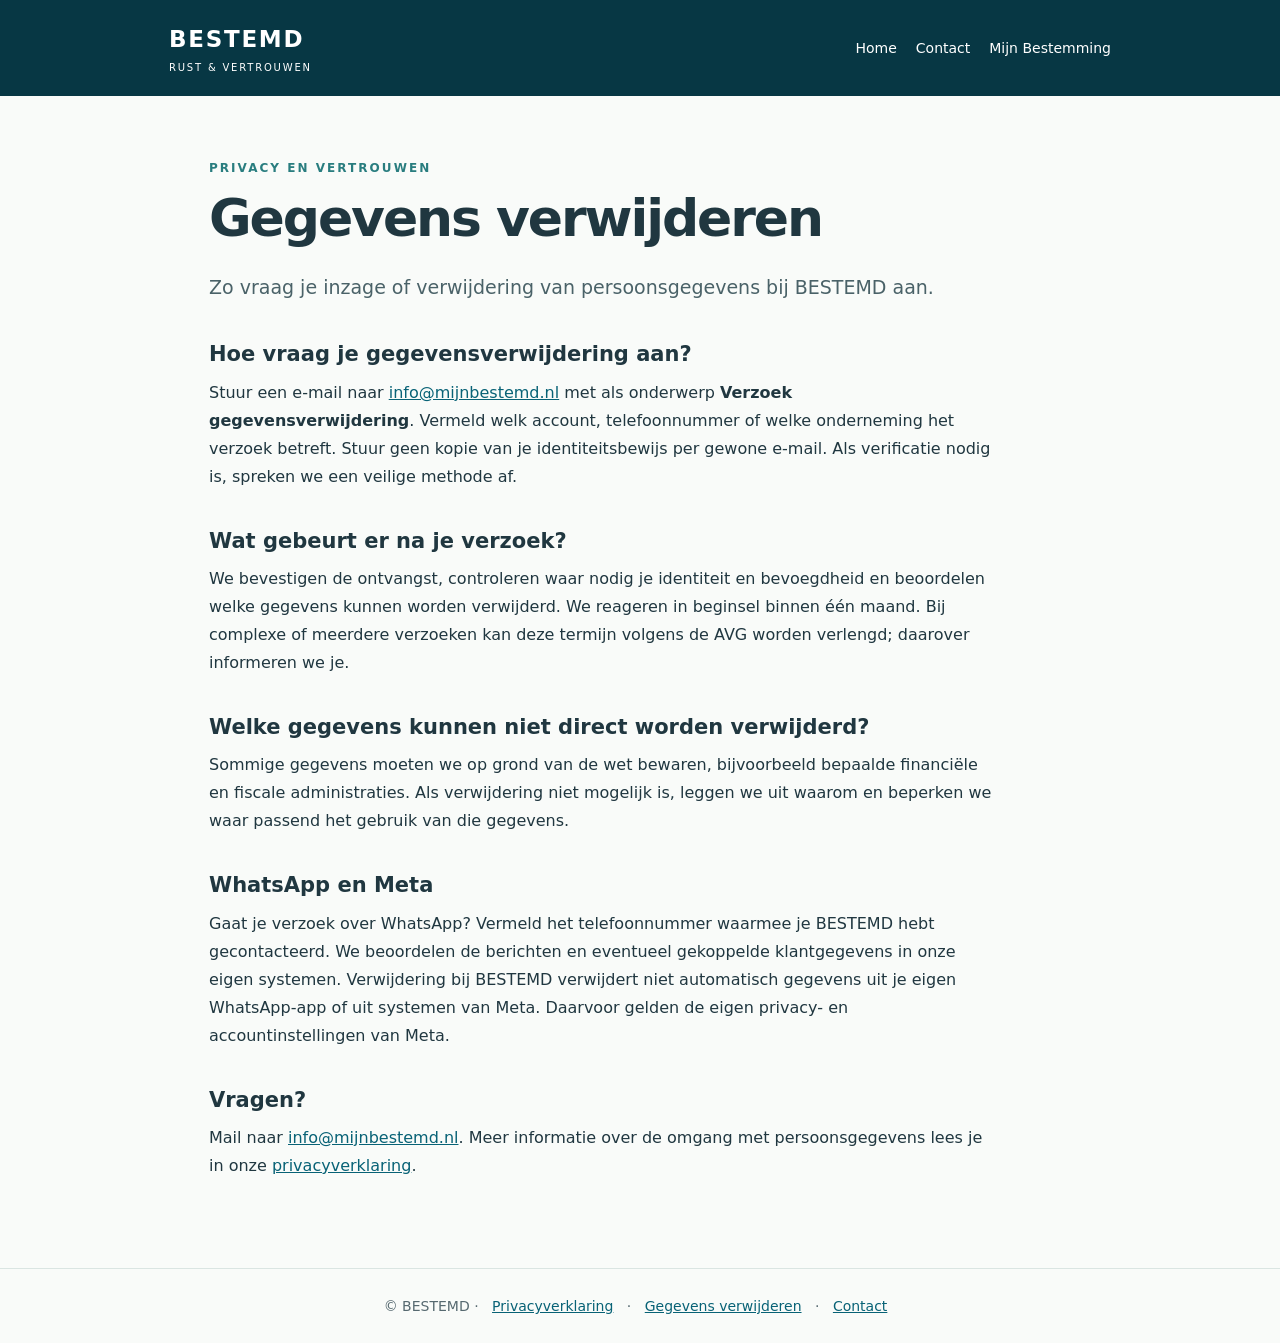
<file: gegevens-verwijderen/index.html>
<!doctype html>
<html lang="nl">
<head>
<meta charset="utf-8">
<meta name="viewport" content="width=device-width, initial-scale=1">
<meta name="theme-color" content="#073744">
<meta name="description" content="Zo vraag je BESTEMD om inzage of verwijdering van persoonsgegevens.">
<title>Gegevens verwijderen | BESTEMD</title>
<link rel="canonical" href="https://mijnbestemd.nl/gegevens-verwijderen/">
<link rel="icon" href="/assets/bestemd-icon.png" type="image/png">
<style>:root{color-scheme:light;--navy:#073744;--text:#203740;--muted:#566970;--mint:#edf5f1}*{box-sizing:border-box}html{scroll-behavior:smooth}body{margin:0;color:var(--text);background:#f9fbf9;font:16px/1.75 system-ui,-apple-system,"Segoe UI",sans-serif}a{color:#086276}header{background:var(--navy);color:#fff}header .wrap{max-width:990px;margin:auto;padding:19px 24px;display:flex;justify-content:space-between;gap:20px;align-items:center;flex-wrap:wrap}header a{color:#fff;text-decoration:none}header .brand{font-size:23px;font-weight:800;letter-spacing:.075em}header .sub{display:block;font-size:10px;letter-spacing:.18em;font-weight:500}header nav{display:flex;gap:19px;flex-wrap:wrap;font-size:14px}main{max-width:910px;margin:auto;padding:62px 24px 72px}.eyebrow{text-transform:uppercase;font-size:12px;font-weight:800;letter-spacing:.17em;color:#297d7f}h1{font-size:clamp(34px,5.5vw,52px);line-height:1.14;letter-spacing:-.04em;margin:10px 0 23px}h2{font-size:21px;line-height:1.35;margin:36px 0 8px}p{max-width:77ch;margin:10px 0 16px}.lead{font-size:19px;color:#4a6268;margin-bottom:36px}.note{background:var(--mint);border-left:3px solid #36948b;padding:18px 22px;margin:27px 0}footer{border-top:1px solid #dae5e2;text-align:center;padding:25px;color:var(--muted);font-size:14px}footer a{margin:0 9px}@media(max-width:600px){main{padding-top:40px}header .wrap{align-items:flex-start}}</style>
</head>
<body>
<header><div class="wrap"><a href="/" class="brand" aria-label="BESTEMD, naar homepage">BESTEMD<span class="sub">RUST &amp; VERTROUWEN</span></a><nav aria-label="Navigatie"><a href="/">Home</a><a href="/contact.html">Contact</a><a href="https://app.mijnbestemd.nl/">Mijn Bestemming</a></nav></div></header>
<main><div class="eyebrow">Privacy en vertrouwen</div><h1>Gegevens verwijderen</h1>
<p class="lead">Zo vraag je inzage of verwijdering van persoonsgegevens bij BESTEMD aan.</p>
<h2>Hoe vraag je gegevensverwijdering aan?</h2>
<p>Stuur een e-mail naar <a href="mailto:info@mijnbestemd.nl?subject=Verzoek%20gegevensverwijdering">info@mijnbestemd.nl</a> met als onderwerp <strong>Verzoek gegevensverwijdering</strong>. Vermeld welk account, telefoonnummer of welke onderneming het verzoek betreft. Stuur geen kopie van je identiteitsbewijs per gewone e-mail. Als verificatie nodig is, spreken we een veilige methode af.</p>
<h2>Wat gebeurt er na je verzoek?</h2>
<p>We bevestigen de ontvangst, controleren waar nodig je identiteit en bevoegdheid en beoordelen welke gegevens kunnen worden verwijderd. We reageren in beginsel binnen één maand. Bij complexe of meerdere verzoeken kan deze termijn volgens de AVG worden verlengd; daarover informeren we je.</p>
<h2>Welke gegevens kunnen niet direct worden verwijderd?</h2>
<p>Sommige gegevens moeten we op grond van de wet bewaren, bijvoorbeeld bepaalde financiële en fiscale administraties. Als verwijdering niet mogelijk is, leggen we uit waarom en beperken we waar passend het gebruik van die gegevens.</p>
<h2>WhatsApp en Meta</h2>
<p>Gaat je verzoek over WhatsApp? Vermeld het telefoonnummer waarmee je BESTEMD hebt gecontacteerd. We beoordelen de berichten en eventueel gekoppelde klantgegevens in onze eigen systemen. Verwijdering bij BESTEMD verwijdert niet automatisch gegevens uit je eigen WhatsApp-app of uit systemen van Meta. Daarvoor gelden de eigen privacy- en accountinstellingen van Meta.</p>
<h2>Vragen?</h2>
<p>Mail naar <a href="mailto:info@mijnbestemd.nl">info@mijnbestemd.nl</a>. Meer informatie over de omgang met persoonsgegevens lees je in onze <a href="/privacy/">privacyverklaring</a>.</p></main>
<footer>© BESTEMD · <a href="/privacy/">Privacyverklaring</a> · <a href="/gegevens-verwijderen/">Gegevens verwijderen</a> · <a href="/contact.html">Contact</a></footer>
</body></html>
</file>
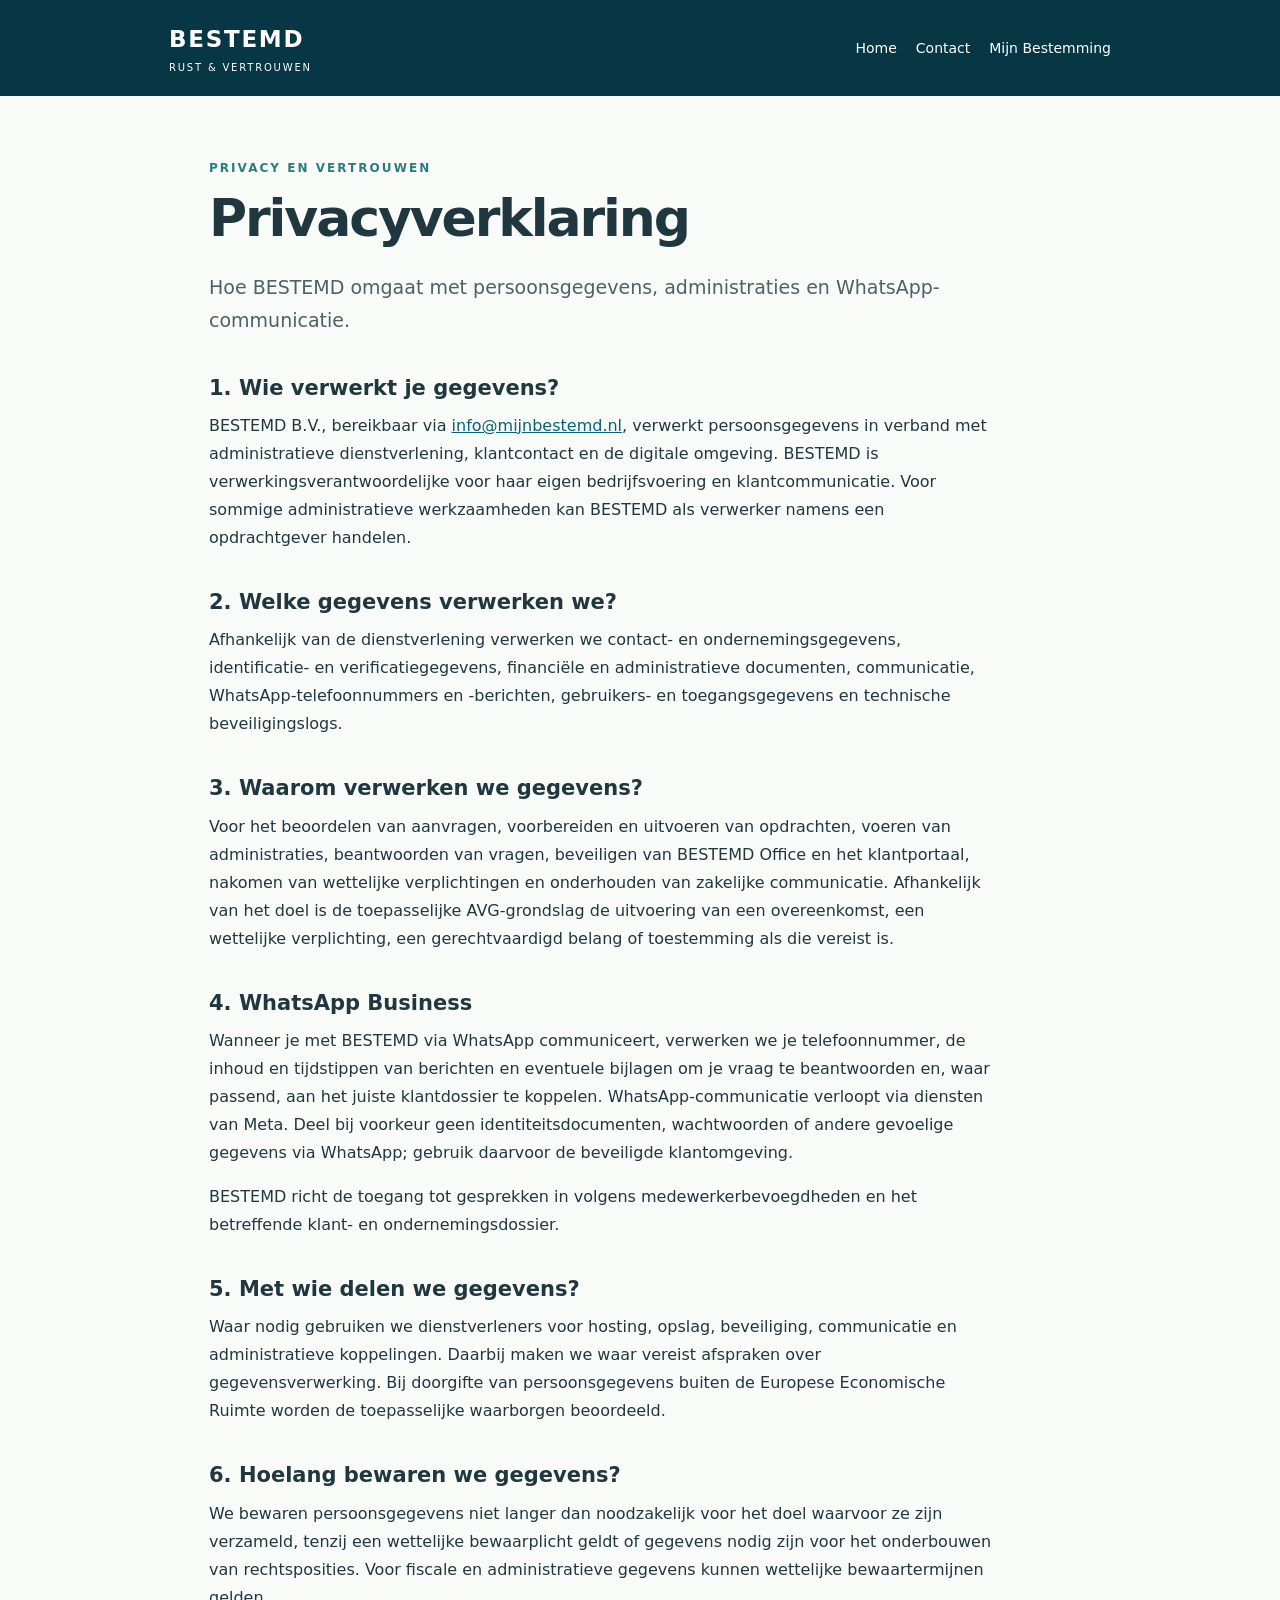
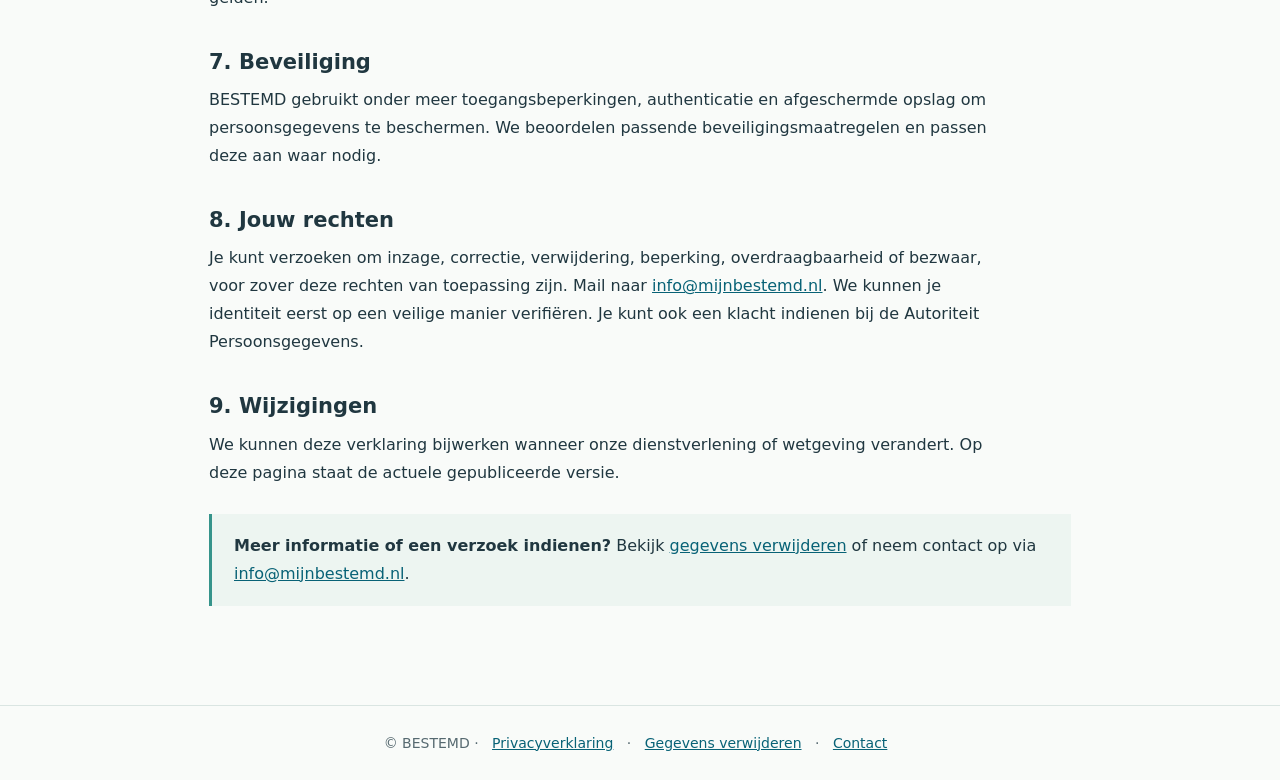
<file: privacy/index.html>
<!doctype html>
<html lang="nl">
<head>
<meta charset="utf-8">
<meta name="viewport" content="width=device-width, initial-scale=1">
<meta name="theme-color" content="#073744">
<meta name="description" content="Hoe BESTEMD omgaat met persoonsgegevens, administratie en WhatsApp-communicatie.">
<title>Privacyverklaring | BESTEMD</title>
<link rel="canonical" href="https://mijnbestemd.nl/privacy/">
<link rel="icon" href="/assets/bestemd-icon.png" type="image/png">
<style>:root{color-scheme:light;--navy:#073744;--text:#203740;--muted:#566970;--mint:#edf5f1}*{box-sizing:border-box}html{scroll-behavior:smooth}body{margin:0;color:var(--text);background:#f9fbf9;font:16px/1.75 system-ui,-apple-system,"Segoe UI",sans-serif}a{color:#086276}header{background:var(--navy);color:#fff}header .wrap{max-width:990px;margin:auto;padding:19px 24px;display:flex;justify-content:space-between;gap:20px;align-items:center;flex-wrap:wrap}header a{color:#fff;text-decoration:none}header .brand{font-size:23px;font-weight:800;letter-spacing:.075em}header .sub{display:block;font-size:10px;letter-spacing:.18em;font-weight:500}header nav{display:flex;gap:19px;flex-wrap:wrap;font-size:14px}main{max-width:910px;margin:auto;padding:62px 24px 72px}.eyebrow{text-transform:uppercase;font-size:12px;font-weight:800;letter-spacing:.17em;color:#297d7f}h1{font-size:clamp(34px,5.5vw,52px);line-height:1.14;letter-spacing:-.04em;margin:10px 0 23px}h2{font-size:21px;line-height:1.35;margin:36px 0 8px}p{max-width:77ch;margin:10px 0 16px}.lead{font-size:19px;color:#4a6268;margin-bottom:36px}.note{background:var(--mint);border-left:3px solid #36948b;padding:18px 22px;margin:27px 0}footer{border-top:1px solid #dae5e2;text-align:center;padding:25px;color:var(--muted);font-size:14px}footer a{margin:0 9px}@media(max-width:600px){main{padding-top:40px}header .wrap{align-items:flex-start}}</style>
</head>
<body>
<header><div class="wrap"><a href="/" class="brand" aria-label="BESTEMD, naar homepage">BESTEMD<span class="sub">RUST &amp; VERTROUWEN</span></a><nav aria-label="Navigatie"><a href="/">Home</a><a href="/contact.html">Contact</a><a href="https://app.mijnbestemd.nl/">Mijn Bestemming</a></nav></div></header>
<main><div class="eyebrow">Privacy en vertrouwen</div><h1>Privacyverklaring</h1>
<p class="lead">Hoe BESTEMD omgaat met persoonsgegevens, administraties en WhatsApp-communicatie.</p>
<h2>1. Wie verwerkt je gegevens?</h2>
<p>BESTEMD B.V., bereikbaar via <a href="mailto:info@mijnbestemd.nl">info@mijnbestemd.nl</a>, verwerkt persoonsgegevens in verband met administratieve dienstverlening, klantcontact en de digitale omgeving. BESTEMD is verwerkingsverantwoordelijke voor haar eigen bedrijfsvoering en klantcommunicatie. Voor sommige administratieve werkzaamheden kan BESTEMD als verwerker namens een opdrachtgever handelen.</p>
<h2>2. Welke gegevens verwerken we?</h2>
<p>Afhankelijk van de dienstverlening verwerken we contact- en ondernemingsgegevens, identificatie- en verificatiegegevens, financiële en administratieve documenten, communicatie, WhatsApp-telefoonnummers en -berichten, gebruikers- en toegangsgegevens en technische beveiligingslogs.</p>
<h2>3. Waarom verwerken we gegevens?</h2>
<p>Voor het beoordelen van aanvragen, voorbereiden en uitvoeren van opdrachten, voeren van administraties, beantwoorden van vragen, beveiligen van BESTEMD Office en het klantportaal, nakomen van wettelijke verplichtingen en onderhouden van zakelijke communicatie. Afhankelijk van het doel is de toepasselijke AVG-grondslag de uitvoering van een overeenkomst, een wettelijke verplichting, een gerechtvaardigd belang of toestemming als die vereist is.</p>
<h2>4. WhatsApp Business</h2>
<p>Wanneer je met BESTEMD via WhatsApp communiceert, verwerken we je telefoonnummer, de inhoud en tijdstippen van berichten en eventuele bijlagen om je vraag te beantwoorden en, waar passend, aan het juiste klantdossier te koppelen. WhatsApp-communicatie verloopt via diensten van Meta. Deel bij voorkeur geen identiteitsdocumenten, wachtwoorden of andere gevoelige gegevens via WhatsApp; gebruik daarvoor de beveiligde klantomgeving.</p>
<p>BESTEMD richt de toegang tot gesprekken in volgens medewerkerbevoegdheden en het betreffende klant- en ondernemingsdossier.</p>
<h2>5. Met wie delen we gegevens?</h2>
<p>Waar nodig gebruiken we dienstverleners voor hosting, opslag, beveiliging, communicatie en administratieve koppelingen. Daarbij maken we waar vereist afspraken over gegevensverwerking. Bij doorgifte van persoonsgegevens buiten de Europese Economische Ruimte worden de toepasselijke waarborgen beoordeeld.</p>
<h2>6. Hoelang bewaren we gegevens?</h2>
<p>We bewaren persoonsgegevens niet langer dan noodzakelijk voor het doel waarvoor ze zijn verzameld, tenzij een wettelijke bewaarplicht geldt of gegevens nodig zijn voor het onderbouwen van rechtsposities. Voor fiscale en administratieve gegevens kunnen wettelijke bewaartermijnen gelden.</p>
<h2>7. Beveiliging</h2>
<p>BESTEMD gebruikt onder meer toegangsbeperkingen, authenticatie en afgeschermde opslag om persoonsgegevens te beschermen. We beoordelen passende beveiligingsmaatregelen en passen deze aan waar nodig.</p>
<h2>8. Jouw rechten</h2>
<p>Je kunt verzoeken om inzage, correctie, verwijdering, beperking, overdraagbaarheid of bezwaar, voor zover deze rechten van toepassing zijn. Mail naar <a href="mailto:info@mijnbestemd.nl">info@mijnbestemd.nl</a>. We kunnen je identiteit eerst op een veilige manier verifiëren. Je kunt ook een klacht indienen bij de Autoriteit Persoonsgegevens.</p>
<h2>9. Wijzigingen</h2>
<p>We kunnen deze verklaring bijwerken wanneer onze dienstverlening of wetgeving verandert. Op deze pagina staat de actuele gepubliceerde versie.</p>
<div class="note"><strong>Meer informatie of een verzoek indienen?</strong> Bekijk <a href="/gegevens-verwijderen/">gegevens verwijderen</a> of neem contact op via <a href="mailto:info@mijnbestemd.nl">info@mijnbestemd.nl</a>.</div></main>
<footer>© BESTEMD · <a href="/privacy/">Privacyverklaring</a> · <a href="/gegevens-verwijderen/">Gegevens verwijderen</a> · <a href="/contact.html">Contact</a></footer>
</body></html>
</file>
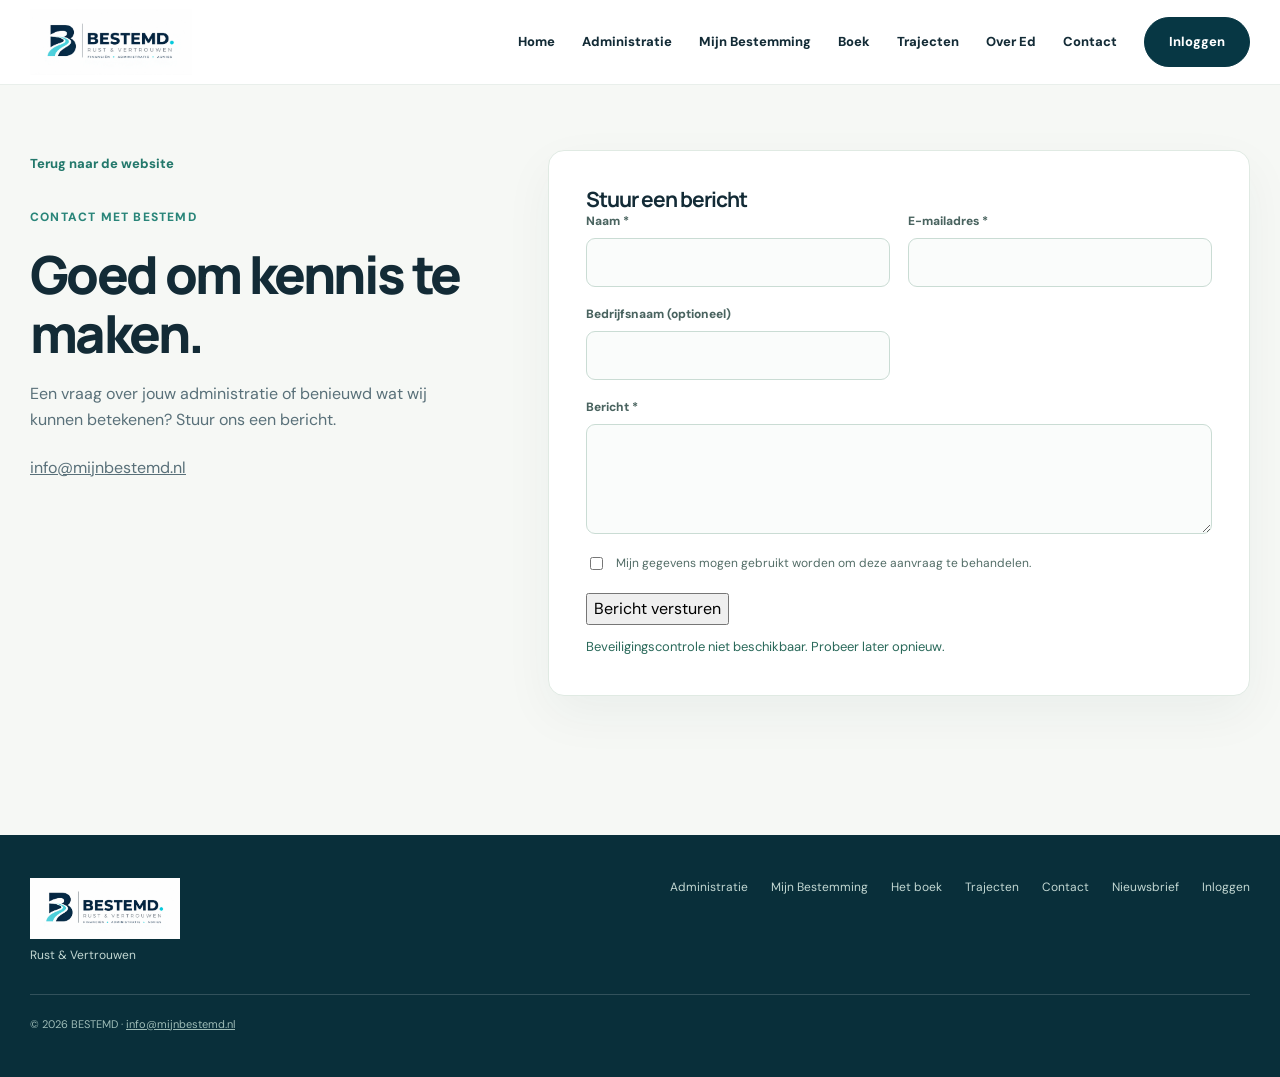
<file: contact.html>
<!doctype html><html lang="nl"><head><meta charset="utf-8"><meta name="viewport" content="width=device-width, initial-scale=1"><meta name="theme-color" content="#073744"><title>Contact | BESTEMD</title><meta name="description" content="Stuur een bericht of plan een kennismaking met BESTEMD."><link rel="canonical" href="https://mijnbestemd.nl/"><link rel="icon" href="assets/bestemd-icon.png" type="image/png"><meta name="bestemd-turnstile-sitekey" content="0x4AAAAAAFpT-skt1iIyGuh1"><link rel="stylesheet" href="bestemd-next.css?v=20261112-5"></head><body><header class="site-header"><div class="shell navbar"><a href="/" class="logo" aria-label="BESTEMD homepage"><img src="assets/logo.webp" alt="BESTEMD" width="162"></a><button type="button" class="nav-toggle" data-nav-toggle aria-expanded="false" aria-controls="main-nav">Menu</button><nav class="navigation" id="main-nav" aria-label="Hoofdnavigatie" data-nav><a href="/">Home</a><a href="/#diensten">Administratie</a><a href="/#portaal">Mijn Bestemming</a><a href="/boek.html">Boek</a><a href="/trajecten.html">Trajecten</a><a href="/#over">Over Ed</a><a href="/contact.html">Contact</a><a href="https://app.mijnbestemd.nl/" class="pill">Inloggen</a></nav></div></header><main class="form-page"><div class="shell form-shell"><div class="form-intro"><a class="backlink" href="/">Terug naar de website</a><span class="kicker" style="margin-top:32px">Contact met BESTEMD</span><h1>Goed om kennis te maken.</h1><p>Een vraag over jouw administratie of benieuwd wat wij kunnen betekenen? Stuur ons een bericht.</p><p><a href="mailto:info@mijnbestemd.nl">info@mijnbestemd.nl</a></p></div><form class="form-panel" data-type="contact"><h3>Stuur een bericht</h3><div class="f-grid"><label class="f-field">Naam *<input name="name" type="text" required ></label><label class="f-field">E-mailadres *<input name="email" type="email" required ></label><label class="f-field">Bedrijfsnaam (optioneel)<input name="company" type="text"  ></label><label class="f-field f-wide">Bericht *<textarea name="message" required maxlength="2000"></textarea></label></div><div class="f-trap" aria-hidden="true"><label>Website<input name="website" tabindex="-1" autocomplete="off"></label></div><label class="f-consent"><input type="checkbox" name="consent" required>Mijn gegevens mogen gebruikt worden om deze aanvraag te behandelen.</label><button class="button" type="submit">Bericht versturen</button><p class="f-status" role="status" aria-live="polite"></p></form></div></main><footer class="footer"><div class="shell"><div class="footer-inner"><div><img src="assets/logo.webp" width="150" alt="BESTEMD"><p>Rust &amp; Vertrouwen</p></div><nav aria-label="Voettekst"><a href="/#diensten">Administratie</a><a href="/#portaal">Mijn Bestemming</a><a href="/boek.html">Het boek</a><a href="/trajecten.html">Trajecten</a><a href="/contact.html">Contact</a><a href="/#nieuwsbrief">Nieuwsbrief</a><a href="https://app.mijnbestemd.nl/">Inloggen</a></nav></div><div class="footer-note">© <span data-year>2026</span> BESTEMD · <a href="mailto:info@mijnbestemd.nl">info@mijnbestemd.nl</a></div></div></footer><script src="resend-forms.js" defer></script><script src="bestemd-next.js?v=20261112-5" defer></script></body></html>
</file>
<file: bestemd-next.css>
@import url('https://fonts.googleapis.com/css2?family=DM+Sans:wght@400;500;600;700&family=Manrope:wght@400;500;600;700;800&display=swap');
:root{--navy:#073744;--navy2:#0d4d59;--ink:#132b36;--green:#5d997c;--mint:#d5e7dc;--cream:#f8f8f5;--paper:#fff;--muted:#597079;--line:#e3eae6}
*{box-sizing:border-box}html{scroll-behavior:smooth;scroll-padding-top:88px}body{margin:0;color:var(--ink);font:16px/1.6 'DM Sans',Arial,sans-serif;background:#fff;overflow-x:hidden}
h1,h2,h3,p{margin:0}h1,h2,h3{font-family:Manrope,'DM Sans',Arial,sans-serif;letter-spacing:-.05em;line-height:1.13}
h1{font-size:clamp(46px,5.5vw,79px);font-weight:800}h2{font-size:clamp(31px,3.4vw,48px);font-weight:800}h3{font-size:21px}
p{color:var(--muted)}a{color:inherit}img{max-width:100%;display:block}button,input,textarea,select{font:inherit}
.shell{width:min(1240px,calc(100% - 60px));margin-inline:auto}
.site-header{position:sticky;top:0;z-index:40;background:#ffffffee;border-bottom:1px solid #e9efeb;backdrop-filter:blur(18px)}
.navbar{height:84px;display:flex;align-items:center;justify-content:space-between;gap:28px}
.logo img{width:162px;height:auto}.navigation{display:flex;gap:27px;align-items:center}.navigation a{font-size:13px;font-weight:800;text-decoration:none;white-space:nowrap}.navigation a:not(.pill):hover{color:#368b7b}.nav-toggle{display:none;background:none;border:1px solid var(--line);border-radius:9px;padding:10px 13px;font-weight:800}
.pill{display:inline-flex;align-items:center;justify-content:center;gap:9px;background:var(--navy);color:#fff!important;text-decoration:none;font-weight:800;font-size:14px;padding:14px 24px;border:1px solid var(--navy);border-radius:999px;transition:transform .18s,background .18s;cursor:pointer}
.pill:hover{transform:translateY(-2px);background:#1e5963}.pill-outline{background:transparent;border-color:#b7ccd0;color:var(--navy)!important}.pill-light{background:#fff;color:var(--navy)!important;border-color:#fff}.pill-soft{background:var(--green);border-color:var(--green)}
.section{padding:89px 0}.kicker{display:block;font-size:12px;font-weight:800;letter-spacing:.1em;text-transform:uppercase;color:#298579;margin-bottom:17px}
.hero{position:relative;isolation:isolate;min-height:625px;background:radial-gradient(ellipse at 74% 45%,#e6bd8b66,transparent 40%),linear-gradient(105deg,#063541 0%,#0f4856 51%,#59877a 100%);overflow:hidden;color:white}
.hero:after{position:absolute;content:'';z-index:-1;inset:0;background:linear-gradient(90deg,#063541f7 0%,#063541e9 40%,#06354100 76%),linear-gradient(0deg,#032e3970,transparent 45%)}
.hero-inner{position:relative;min-height:625px;display:grid;grid-template-columns:.9fr 1.1fr;align-items:center}
.hero-copy{position:relative;z-index:3;padding:85px 0 106px}.hero .kicker{color:#acdccc}.hero h1{max-width:650px;color:#fff;margin-bottom:25px}.hero p{font-size:18px;color:#e0eeeb;max-width:490px;line-height:1.67}
.hero-buttons{display:flex;gap:15px;flex-wrap:wrap;margin-top:29px}
.hero-photo{position:absolute;inset:0 0 0 43%;z-index:1;overflow:hidden}.hero-photo img{height:100%;width:100%;object-fit:cover;object-position:50% 35%;filter:saturate(.85)}
.hero-photo:after{position:absolute;content:'';inset:0;background:linear-gradient(90deg,#0b3e4f 0%,transparent 37%),linear-gradient(0deg,#07384666,transparent 45%)}
.hero-strap{position:absolute;bottom:22px;left:0;z-index:4;font-size:12px;font-weight:700;color:#cee2da}
.shortcut-wrap{position:relative;z-index:5;margin-top:-43px}.shortcuts{display:grid;grid-template-columns:repeat(4,1fr);gap:13px}
.shortcut{display:flex;align-items:center;gap:15px;padding:22px 23px;background:white;text-decoration:none;border:1px solid #e7eae7;border-radius:14px;box-shadow:0 10px 32px #0b344019;transition:transform .2s,box-shadow .2s;min-height:100px}
.shortcut:hover{transform:translateY(-5px);box-shadow:0 18px 42px #0b34402b}
.shortcut-icon{width:42px;height:42px;border-radius:12px;background:#e7f1ea;display:grid;place-items:center;flex-shrink:0;color:#135c58}
.shortcut-icon svg{width:23px;height:23px;stroke:currentColor;fill:none;stroke-width:1.8}
.shortcut strong{display:block;font-size:15px}.shortcut small{display:block;color:var(--muted);font-size:12px;margin-top:2px}
.shortcut-arrow{margin-left:auto;font-size:19px;color:#397d72}
.intro{text-align:center;padding:85px 0 34px}.intro p{max-width:550px;margin:14px auto 0}.services{display:grid;grid-template-columns:repeat(3,1fr);gap:17px}
.service{background:#f8faf8;border:1px solid var(--line);border-radius:14px;padding:29px;min-height:230px;display:flex;flex-direction:column;gap:12px}
.service .service-num{font-size:12px;color:#4c8e7d;font-weight:900;letter-spacing:.12em}.service p{font-size:14px}.service a{color:#287d71;text-decoration:none;font-size:13px;font-weight:800;margin-top:auto}
.feature{margin-top:75px;background:#0a3c48;color:#fff;border-radius:20px;overflow:hidden;display:grid;grid-template-columns:.78fr 1.22fr;align-items:center;min-height:440px}
.feature-copy{padding:56px 35px 56px 55px}.feature h2{color:#fff;font-size:clamp(30px,3.2vw,45px);margin-bottom:17px}.feature p{color:#c9e0db;font-size:15px}
.feature-tabs{display:grid;gap:8px;margin:30px 0 22px}.feature-tab{padding:13px 15px;background:transparent;border:0;border-radius:8px;color:#bad6d2;text-align:left;font-weight:800;cursor:pointer}.feature-tab[aria-selected=true]{background:#dceee7;color:#113a47}
.feature-visual{padding:30px 35px 30px 0}.feature-screen{background:#fff;padding:12px;border-radius:14px;box-shadow:0 20px 35px #021f284b}.feature-screen img{width:100%;aspect-ratio:16/10;object-fit:contain}.feature-caption{font-size:12px;color:#c6dfd9;padding-top:14px;min-height:20px}
.book-spotlight{margin-top:80px;display:grid;grid-template-columns:.65fr 1fr;align-items:center;gap:55px;background:linear-gradient(105deg,#e7eee9,#fff 60%,#f4e6d3);border-radius:20px;min-height:380px;overflow:hidden}
.book-spotlight img{height:350px;width:100%;object-fit:contain;padding:10px 0 0 25px}
.book-content{padding:38px 40px 38px 0}.book-content h2{margin:12px 0 15px}.book-content p{max-width:570px;margin-bottom:23px}
.book-info{display:flex;gap:13px;align-items:center;flex-wrap:wrap}.book-info small{font-size:12px;color:#667a76}
.paths-header{margin-bottom:30px}.paths-header h2{margin-top:5px}.path-grid{display:grid;grid-template-columns:repeat(3,1fr);gap:17px}
.path-card{border:1px solid #e6ebe5;border-radius:14px;overflow:hidden;background:#fff;display:flex;flex-direction:column}
.path-image{height:178px;background:linear-gradient(135deg,#113f4d,#72aa91);position:relative;overflow:hidden}
.path-card:nth-child(2) .path-image{background:linear-gradient(130deg,#6c8a7f,#dde5d7)}
.path-card:nth-child(3) .path-image{background:linear-gradient(135deg,#e1d7bd,#7d9aa0)}
.path-image span{position:absolute;left:24px;bottom:17px;font:800 15px Manrope;color:#fff}
.path-copy{padding:25px 27px;display:flex;flex:1;flex-direction:column;gap:10px}.path-copy h3{font-size:20px}.path-copy p{font-size:14px}.path-copy a{margin-top:auto;font-weight:800;color:#17665f;text-decoration:none;font-size:13px}
.about-strip{background:#f5f8f4}.about-inner{display:grid;grid-template-columns:.8fr 1.2fr;gap:90px;align-items:center}.about-inner p{font-size:17px;margin:17px 0 24px}
.faq-compact{margin-top:28px}.faq-compact details{border-bottom:1px solid #d8e4dc;padding:15px 0}.faq-compact summary{font-weight:800;cursor:pointer;font-size:14px}.faq-compact p{font-size:13px;margin:9px 0}
.video-thumb{border-radius:17px;background:#0b3845;min-height:300px;position:relative;overflow:hidden;display:grid;place-items:center}.video-thumb img{position:absolute;inset:0;width:100%;height:100%;object-fit:cover;opacity:.6}.video-thumb .pill{z-index:1;background:white;color:var(--navy)!important}
.social-note{margin-top:18px;font-size:13px}.social-note a{color:#17665f;font-weight:800}
.cta-section{padding:85px 0;background:#fff}.cta-grid{display:grid;grid-template-columns:1.05fr .95fr;gap:18px}
.cta-card{padding:39px 42px;border-radius:17px;background:#0a3d48;color:white}.cta-card h2{font-size:32px;color:white}.cta-card p{color:#d6e5e1;margin:10px 0 23px}
.news-card{background:#edf5ef;color:var(--ink)}.news-card h2{color:var(--ink)}.news-card p{color:var(--muted)}
.news-form{display:grid;grid-template-columns:1fr auto;align-items:end;gap:10px;max-width:550px}.news-form label{display:block;font-size:12px;font-weight:700;color:#45625a}.news-form input{width:100%;background:#fff;border:1px solid #cbdcd2;border-radius:9px;height:48px;padding:0 14px;font-size:14px}.news-form .pill{height:48px}.news-form .f-consent,.news-form .f-status,.news-form .bestemd-website-turnstile{grid-column:1/-1;margin:2px 0}
.news-form .f-consent{display:flex;gap:9px;align-items:flex-start;font-size:11px}.news-form .f-consent input{width:15px;height:15px;flex:none;margin-top:3px}.news-form .f-status{font-size:12px}
.news-card details{margin-top:14px;font-size:12px;color:#59756c}.news-card details form{margin-top:12px}.news-card details .f-field{font-size:12px}.news-card details input{width:100%;margin:5px 0 10px;padding:10px;border:1px solid #c7d9ce;border-radius:8px}.news-card details button{font-size:12px}
.footer{background:#092f3a;color:#e0ece8;padding:43px 0}.footer-inner{display:flex;justify-content:space-between;gap:40px}.footer img{width:150px}.footer p{color:#c2d7d2;font-size:12px;margin-top:7px}.footer nav{display:flex;flex-wrap:wrap;gap:12px 23px;max-width:600px}.footer nav a{color:#c2d7d2;font-size:12px;text-decoration:none}.footer-note{border-top:1px solid #32515b;padding-top:21px;margin-top:29px;font-size:11px;color:#9ebcb7}
.form-page{background:#f6f8f5;min-height:calc(100vh - 150px);padding:65px 0 100px}.form-shell{display:grid;grid-template-columns:.78fr 1.22fr;gap:70px;align-items:start}.form-intro{position:sticky;top:120px}.form-intro h1{font-size:clamp(38px,4.1vw,57px);margin:18px 0}.form-intro p{margin:0 0 22px}.form-intro .book-cover{max-height:370px;object-fit:contain;margin:20px auto 0}.form-panel{padding:37px;border-radius:16px;background:#fff;border:1px solid #e0eae3;box-shadow:0 18px 50px #1d433b0d}
.form-panel h2{font-size:25px;margin-bottom:7px}.form-panel p{font-size:13px;margin-bottom:25px}
.f-grid{display:grid;grid-template-columns:1fr 1fr;gap:18px}.f-field{display:flex;flex-direction:column;gap:7px;font-size:12px;font-weight:800;color:#49635f}
.f-wide{grid-column:1/-1}.f-field input,.f-field select,.f-field textarea{width:100%;min-height:49px;background:#fafcfb;border:1px solid #cadcd4;padding:11px 12px;border-radius:9px;color:#122f39;font-size:14px;font-weight:500}
.f-field textarea{min-height:110px;resize:vertical}.f-field :is(input,select,textarea):focus{outline:0;border-color:#3e9884;box-shadow:0 0 0 3px #4a9d861f}
.f-consent{display:flex;align-items:flex-start;gap:10px;font-size:12px;color:#536d67;margin:20px 0}.f-consent input{margin-top:3px}
.f-note,.f-status{font-size:13px}.f-note{margin:7px 0 20px!important}.f-status{margin:12px 0 0!important;min-height:15px;color:#2a695a}
.f-trap{position:absolute;clip-path:inset(50%);width:1px;height:1px;overflow:hidden}
.payment-later{border-top:1px solid var(--line);display:flex;flex-wrap:wrap;gap:7px;margin-top:24px;padding-top:18px}.payment-later span{width:100%;font-size:11px;color:var(--muted)}
.payment-later button{border:1px solid #e1e8e4;background:#f6f8f7;border-radius:6px;padding:7px 12px;color:#a4b1ad;font-size:11px;cursor:not-allowed}
.backlink{font-size:13px;font-weight:800;color:#23786b;text-decoration:none}
.wize-public{position:fixed;right:19px;bottom:18px;z-index:90}
.wize-launch{display:flex;align-items:center;gap:9px;border:0;border-radius:999px;background:#083d48;color:#fff;padding:9px 18px 9px 9px;font-weight:800;font-size:13px;box-shadow:0 12px 32px #092e3870;cursor:pointer}
.wize-launch-orb,.wize-brand-icon{width:38px;height:38px;border-radius:50%;background:#bde9d1;display:grid;place-items:center;color:#093d48;font-weight:900;font-size:18px}
.wize-window{position:absolute;right:0;bottom:65px;width:min(395px,calc(100vw - 24px));max-height:min(630px,calc(100dvh - 95px));display:flex;flex-direction:column;background:white;border:1px solid var(--line);border-radius:17px;overflow:hidden;box-shadow:0 30px 60px #0b2e3859}
.wize-window[hidden]{display:none}.wize-window-header{display:flex;align-items:center;gap:12px;background:#0b3c49;color:#fff;padding:15px}.wize-window-header>div{display:flex;flex-direction:column}.wize-window-header small{font-size:11px;color:#d0e3df}.wize-close{margin-left:auto;background:none;border:0;color:#fff;font-size:25px;cursor:pointer}
.wize-disclaimer{font-size:11px;line-height:1.5;background:#ebf5ef;padding:13px;color:#506b62}.wize-messages{display:flex;flex-direction:column;gap:12px;padding:15px;overflow-y:auto;min-height:150px;flex:1}
.wize-msg{max-width:90%;border-radius:10px;background:#f0f4f1;padding:12px;font-size:13px}.wize-msg p{color:#274d4e}.wize-msg-user{margin-left:auto;background:#dbeee0}
.wize-compose{padding:13px;border-top:1px solid var(--line)}.wize-compose label{display:block;font-size:12px;font-weight:700}.wize-compose textarea{width:100%;border:1px solid #ccd8d0;padding:9px;border-radius:8px;min-height:55px}.wize-submit{background:var(--navy);color:#fff;border:0;border-radius:8px;padding:10px 16px;font-size:12px;font-weight:800}.wize-status{font-size:11px}.wize-window-footer{text-align:center;font-size:11px;padding:11px;border-top:1px solid var(--line)}.wize-window-footer a{color:#1d7167}
.wize-sources{display:grid;gap:5px}.wize-sources a{color:#147f70;font-size:11px}
@media(max-width:1050px){.navigation{gap:16px}.navigation a{font-size:12px}.hero-inner{grid-template-columns:1fr 1fr}.shortcuts{grid-template-columns:repeat(2,1fr)}.feature{grid-template-columns:.9fr 1.1fr}.form-shell{gap:32px}}
@media(max-width:840px){.nav-toggle{display:block}.navigation{display:none;position:absolute;left:15px;right:15px;top:76px;flex-direction:column;align-items:stretch;background:#fff;border:1px solid var(--line);border-radius:13px;padding:15px;box-shadow:0 19px 38px #123c481b}.navigation.is-open{display:flex}.navigation a{padding:9px;font-size:15px}.navbar{height:77px}.hero-photo{inset:0 0 0 35%}.hero-inner{min-height:550px}.hero-copy{padding:60px 0 90px}.hero h1{font-size:clamp(44px,7vw,64px)}.form-shell,.about-inner{grid-template-columns:1fr}.form-intro{position:static}.form-intro .book-cover{max-height:250px}.feature-copy{padding:35px}.feature-visual{padding:15px}.cta-grid{grid-template-columns:1fr}}
@media(max-width:640px){.shell{width:calc(100% - 34px)}.section{padding:65px 0}.hero{min-height:0}.hero-inner{min-height:630px;display:block}.hero-photo{inset:0 0 0 0;opacity:.5}.hero:after{background:linear-gradient(90deg,#073744ee,#073744a0),linear-gradient(0deg,#073744db,transparent 80%)}.hero-copy{padding:85px 0 95px}.hero h1{max-width:460px}.hero p{font-size:16px}.shortcut-wrap{margin-top:-36px}.shortcuts{grid-template-columns:1fr 1fr;gap:8px}.shortcut{padding:15px;min-height:100px;gap:9px}.shortcut strong{font-size:13px}.shortcut small{font-size:10px}.shortcut-icon{height:32px;width:32px}.shortcut-icon svg{width:18px;height:18px}.shortcut-arrow{display:none}.services,.path-grid{grid-template-columns:1fr}.intro{padding:64px 0 24px}.feature{margin-top:45px;grid-template-columns:1fr}.feature-copy{padding:35px 24px 18px}.feature-visual{padding:0 18px 22px}.book-spotlight{grid-template-columns:1fr;gap:0;margin-top:45px}.book-spotlight img{height:240px;padding:20px}.book-content{padding:18px 26px 33px}.about-inner{gap:25px}.path-image{height:130px}.cta-card{padding:27px}.news-form{grid-template-columns:1fr}.news-form .pill{width:100%}.footer-inner{display:block}.footer nav{margin-top:25px}.form-page{padding:35px 0 65px}.form-panel{padding:22px}.f-grid{grid-template-columns:1fr}.f-wide{grid-column:auto}.wize-public{right:10px;bottom:10px}}
@media(prefers-reduced-motion:reduce){html{scroll-behavior:auto}*,*:before,*:after{transition:none!important;animation:none!important}}
</file>
